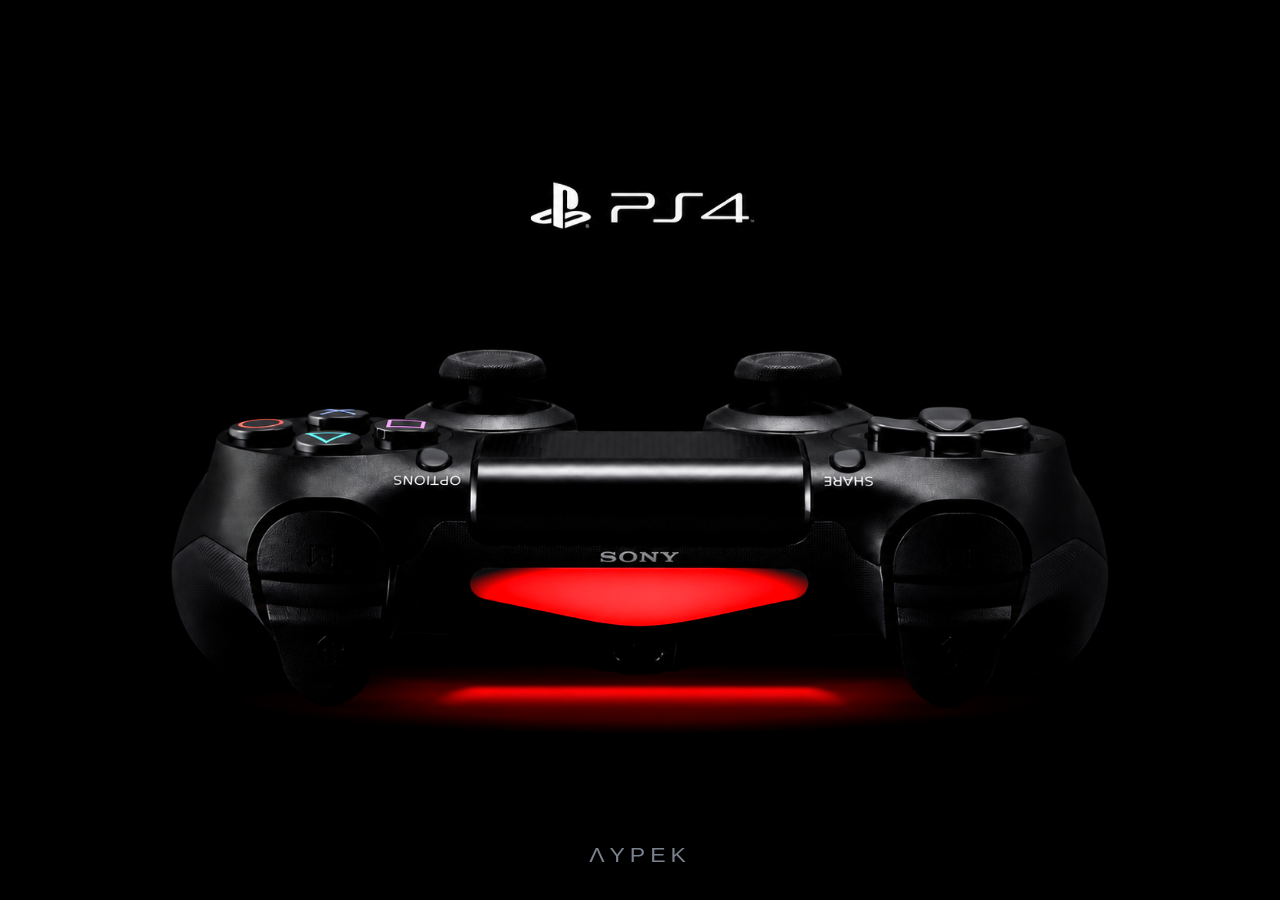
<file: index.html>
<!doctype html><html lang="tr" manifest="cache.appcache" data-light="off"><head><meta charset="utf-8"><meta name="viewport" content="width=device-width,initial-scale=1"><title>AYPEK · PlayStation</title><link rel="stylesheet" href="theme.css"></head><body data-firmware="13.52"><div id="scene"><div class="photo"></div><div class="light"></div></div><div id="signature" aria-label="AYPEK">ΛYPEK</div><div id="state"></div><div id="msg"></div><div id="det"></div><div id="cache"></div><div id="out"></div><script src="light-status.js"></script><script src="cache-gate.js"></script></body></html>
</file>
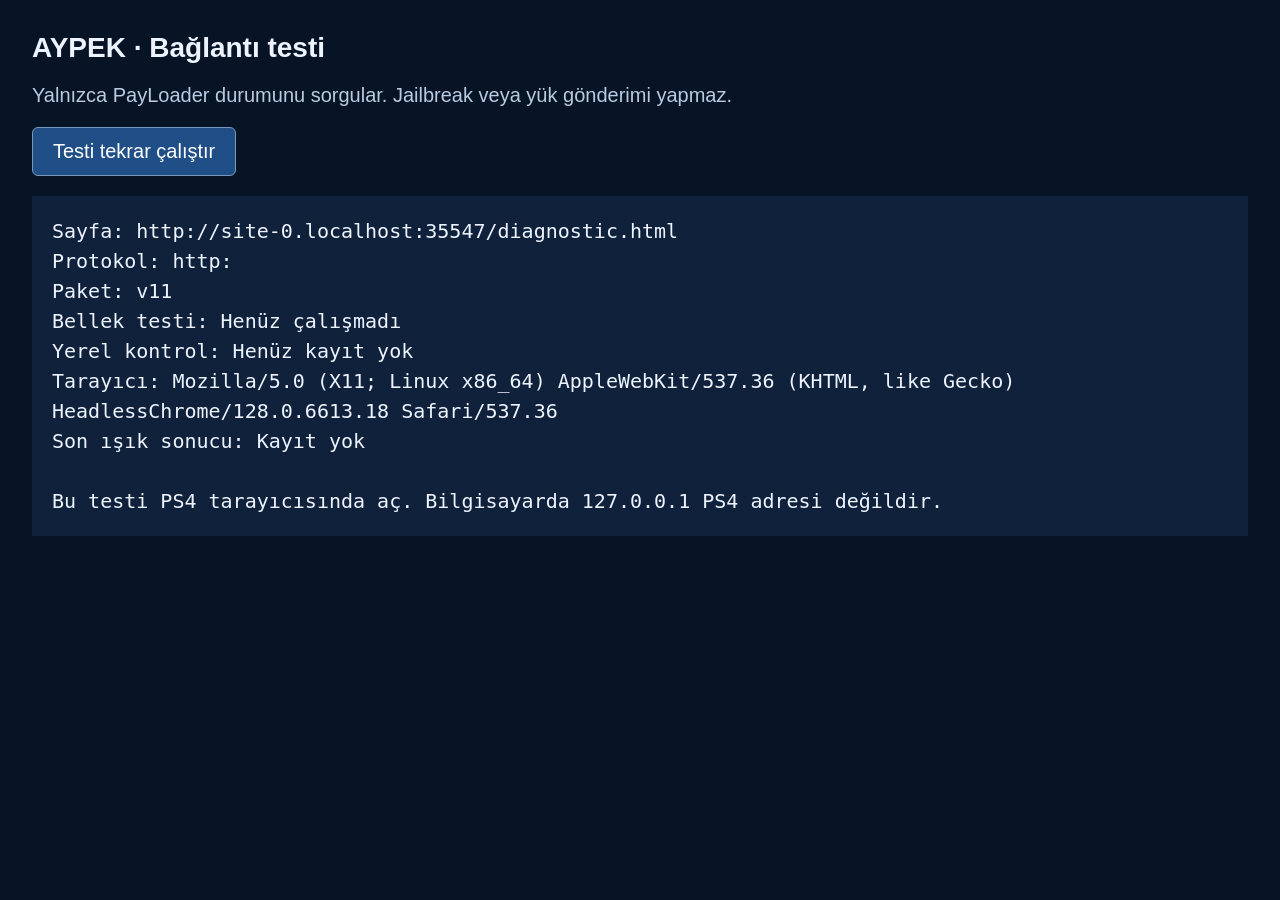
<file: diagnostic.html>
<!doctype html>
<html lang="tr"><head><meta charset="utf-8"><meta name="viewport" content="width=device-width,initial-scale=1"><title>AYPEK bağlantı testi</title>
<style>body{background:#071426;color:#eef4ff;font:20px Arial,sans-serif;margin:32px}h1{font-size:28px}button{font:inherit;padding:12px 20px;background:#204f88;color:white;border:1px solid #7798bb;border-radius:6px}pre{white-space:pre-wrap;overflow-wrap:break-word;background:#10223b;padding:20px;line-height:1.5}p{color:#bacbe0}</style></head>
<body><h1>AYPEK · Bağlantı testi</h1><p>Yalnızca PayLoader durumunu sorgular. Jailbreak veya yük gönderimi yapmaz.</p><button id="run" type="button">Testi tekrar çalıştır</button><pre id="out" role="status" aria-live="polite"></pre>
<script>
(function(){
 var out=document.getElementById('out'),button=document.getElementById('run');
 function log(s){out.textContent+=s+'\n';}
 function request(method,done){
  var xhr=new XMLHttpRequest(),finished=false,start=Date.now();
  log('\n'+method+' http://127.0.0.1:9090/status');
  function finish(kind){
   if(finished)return;finished=true;
   log('Sonuç: '+kind+' | HTTP: '+xhr.status+' | Süre: '+(Date.now()-start)+' ms');
   if(kind==='Yanıt alındı'){
    log('Yanıt: '+(xhr.responseText||'(boş)').slice(0,600));
    try{var data=JSON.parse(xhr.responseText);log('Durum okunabiliyor: '+(data.status||'(status alanı yok)'));}catch(e){log('JSON okunamadı: '+e.message);}
   }else{log('Tarayıcı bu hatada CORS, karma içerik ve bağlantı hatasını kesin olarak ayıramaz.');}
   done();
  }
  xhr.onload=function(){finish('Yanıt alındı');};
  xhr.onerror=function(){finish('Bağlantı veya tarayıcı erişim engeli');};
  xhr.ontimeout=function(){finish('Zaman aşımı');};
  try{xhr.open(method,'http://127.0.0.1:9090/status',true);xhr.timeout=5000;xhr.send();}
  catch(e){log('İstek başlatılamadı: '+e.name+' — '+e.message);done();}
 }
 function run(){
  button.disabled=true;out.textContent='';
  log('Sayfa: '+location.href);log('Protokol: '+location.protocol);try{log('Paket: v11');log('Bellek testi: '+(localStorage.getItem('aypek-memory-result')||'Henüz çalışmadı'));log('Yerel kontrol: '+(localStorage.getItem('aypek-native-result')||'Henüz kayıt yok'));}catch(e){}
  log('Tarayıcı: '+navigator.userAgent);
  try{log('Son ışık sonucu: '+(sessionStorage.getItem('aypek-result')||'Kayıt yok'));}catch(e){log('Önceki sonuç okunamıyor');}
  if(!/PlayStation\s+4[\/ ]/.test(navigator.userAgent)){log('\nBu testi PS4 tarayıcısında aç. Bilgisayarda 127.0.0.1 PS4 adresi değildir.');button.disabled=false;return;}
  request('GET',function(){request('POST',function(){log('\nTest tamamlandı. Bu ekranın fotoğrafını paylaş.');button.disabled=false;});});
 }
 button.onclick=run;run();
})();
</script></body></html>
</file>
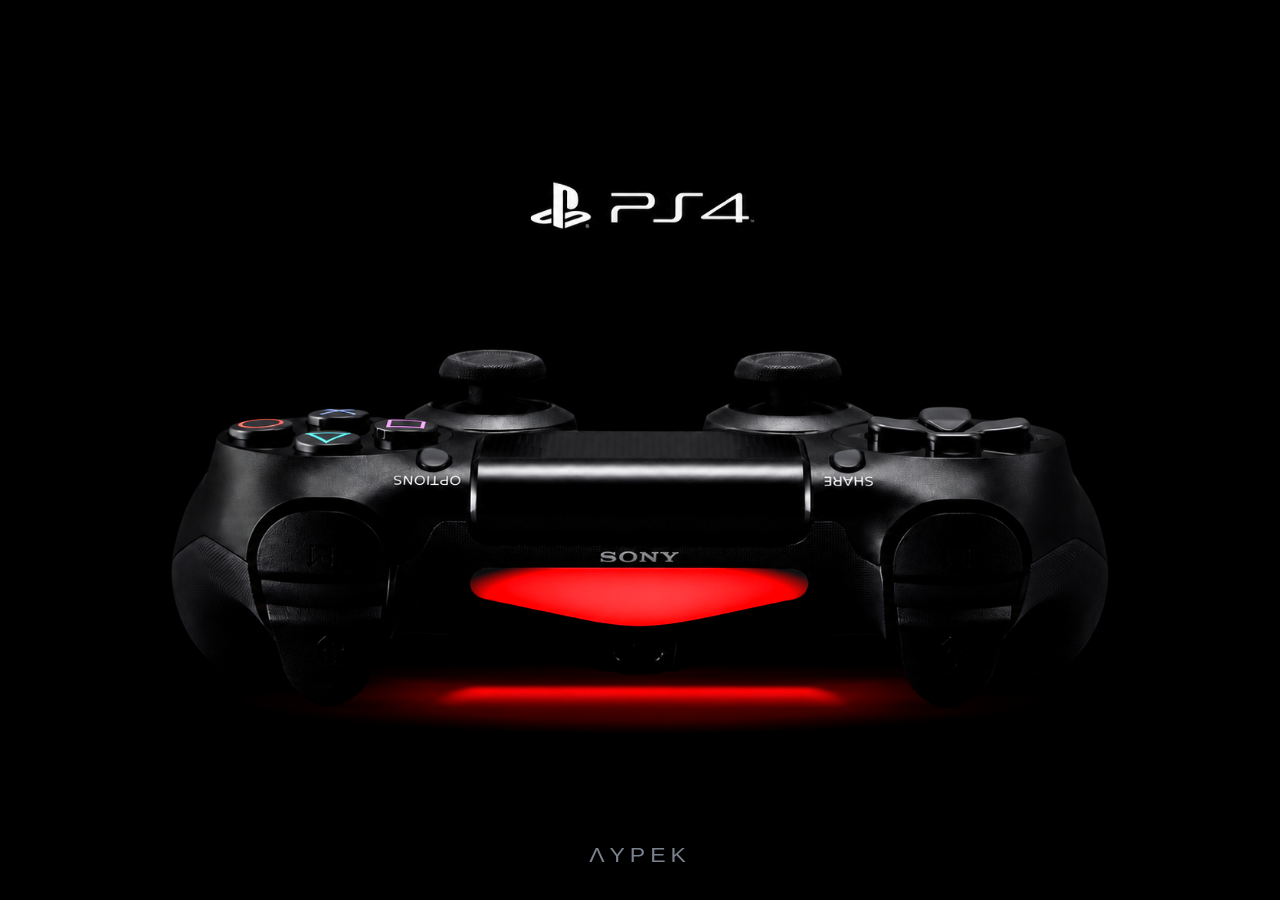
<file: jb.html>
<!doctype html><html lang="tr" manifest="cache.appcache" data-light="off"><head><meta charset="utf-8"><meta name="viewport" content="width=device-width,initial-scale=1"><title>AYPEK · PlayStation</title><link rel="stylesheet" href="theme.css"></head><body data-firmware="13.52" data-module="jb.js?v=25"><div id="scene"><div class="photo"></div><div class="light"></div></div><div id="signature" aria-label="AYPEK">ΛYPEK</div><div id="state"></div><div id="msg"></div><div id="det"></div><div id="cache"></div><div id="out"></div><script src="light-status.js"></script><script src="cache-gate.js"></script></body></html>
</file>
<file: theme.css>
html,body{margin:0;width:100%;height:100%;background:#000;overflow:hidden}#scene{position:absolute;left:50%;top:50%;width:100vw;height:56.25vw;max-width:177.7778vh;max-height:100vh;transform:translate(-50%,-50%);background:#000}.photo,.light{position:absolute;width:100%;height:100%;left:0;top:0;background:url(controller.png) center/100% 100% no-repeat}.photo{clip-path:inset(0 0 35% 0);-webkit-clip-path:inset(0 0 35% 0)}.light{clip-path:inset(65% 0 0 0);-webkit-clip-path:inset(65% 0 0 0);filter:grayscale(1) brightness(.12);transition:filter 1.2s ease,opacity 1.2s ease}html[data-light=red] .light{filter:hue-rotate(125deg) saturate(1.25)}html[data-light=orange] .light{filter:hue-rotate(160deg) saturate(1.1);animation:charge 2.8s ease-in-out infinite}html[data-light=blue] .light{filter:none;animation:none;transition:none;opacity:1}html[data-light=off] .light{transition:none;animation:none}@keyframes charge{0%,100%{opacity:.22}50%{opacity:1}}#signature{position:absolute;bottom:3%;left:0;right:0;text-align:center;color:#8090a5;opacity:.45;letter-spacing:.35em;font:300 clamp(11px,1vw,20px) 'Segoe UI',Arial,sans-serif}#state,#cache,#det,#msg,#out,#spin{display:none!important}
#signature{position:fixed;bottom:28px;left:0;right:0;z-index:10;text-align:center;color:#a9b4c5;opacity:.72;letter-spacing:6px;font-family:'Segoe UI',Arial,sans-serif;font-size:20px;font-weight:300;line-height:1.5;pointer-events:none}

/* Keep the controller intact; apply light changes only to the LED and reflection. */
.photo{clip-path:none;-webkit-clip-path:none}
.light{clip-path:none;-webkit-clip-path:none;-webkit-mask-image:radial-gradient(ellipse 15% 5.8% at 50% 70.5%,#000 80%,transparent 100%),radial-gradient(ellipse 32% 5.5% at 50% 84%,#000 65%,transparent 100%);mask-image:radial-gradient(ellipse 15% 5.8% at 50% 70.5%,#000 80%,transparent 100%),radial-gradient(ellipse 32% 5.5% at 50% 84%,#000 65%,transparent 100%)}
@keyframes charge{0%,100%{filter:hue-rotate(160deg) saturate(1.1) brightness(.25)}50%{filter:hue-rotate(160deg) saturate(1.1) brightness(1)}}
#signature{font-size:25px;letter-spacing:7px;transform:scaleY(.65);transform-origin:center;}
.photo{background-image:url(controller-off.png);clip-path:none;-webkit-clip-path:none}
.light{opacity:0;filter:none;transition:opacity 1.2s ease,filter 1.2s ease}
html[data-light=off] .light{opacity:0;filter:none;animation:none;transition:none}
html[data-light=red] .light{opacity:1;filter:hue-rotate(125deg) saturate(1.25)}
html[data-light=orange] .light{opacity:1;filter:hue-rotate(160deg) saturate(1.1);animation:charge 2.8s ease-in-out infinite}
html[data-light=blue] .light{opacity:1;filter:none;animation:none;transition:none}
@keyframes charge{0%,100%{opacity:.12}50%{opacity:1}}

#signature{font-size:23px;letter-spacing:5px;transform:scaleY(.85);}

html[data-light=red] .light{opacity:1;filter:hue-rotate(125deg) saturate(1.25);animation:none;transition:none}html[data-light=unverified] .light{opacity:1;filter:hue-rotate(160deg) saturate(1.1);animation:none}

/* Steady amber during loading and verification. */
html[data-light=orange] .light{opacity:1;filter:hue-rotate(160deg) saturate(1.1);animation:none}
</file>
